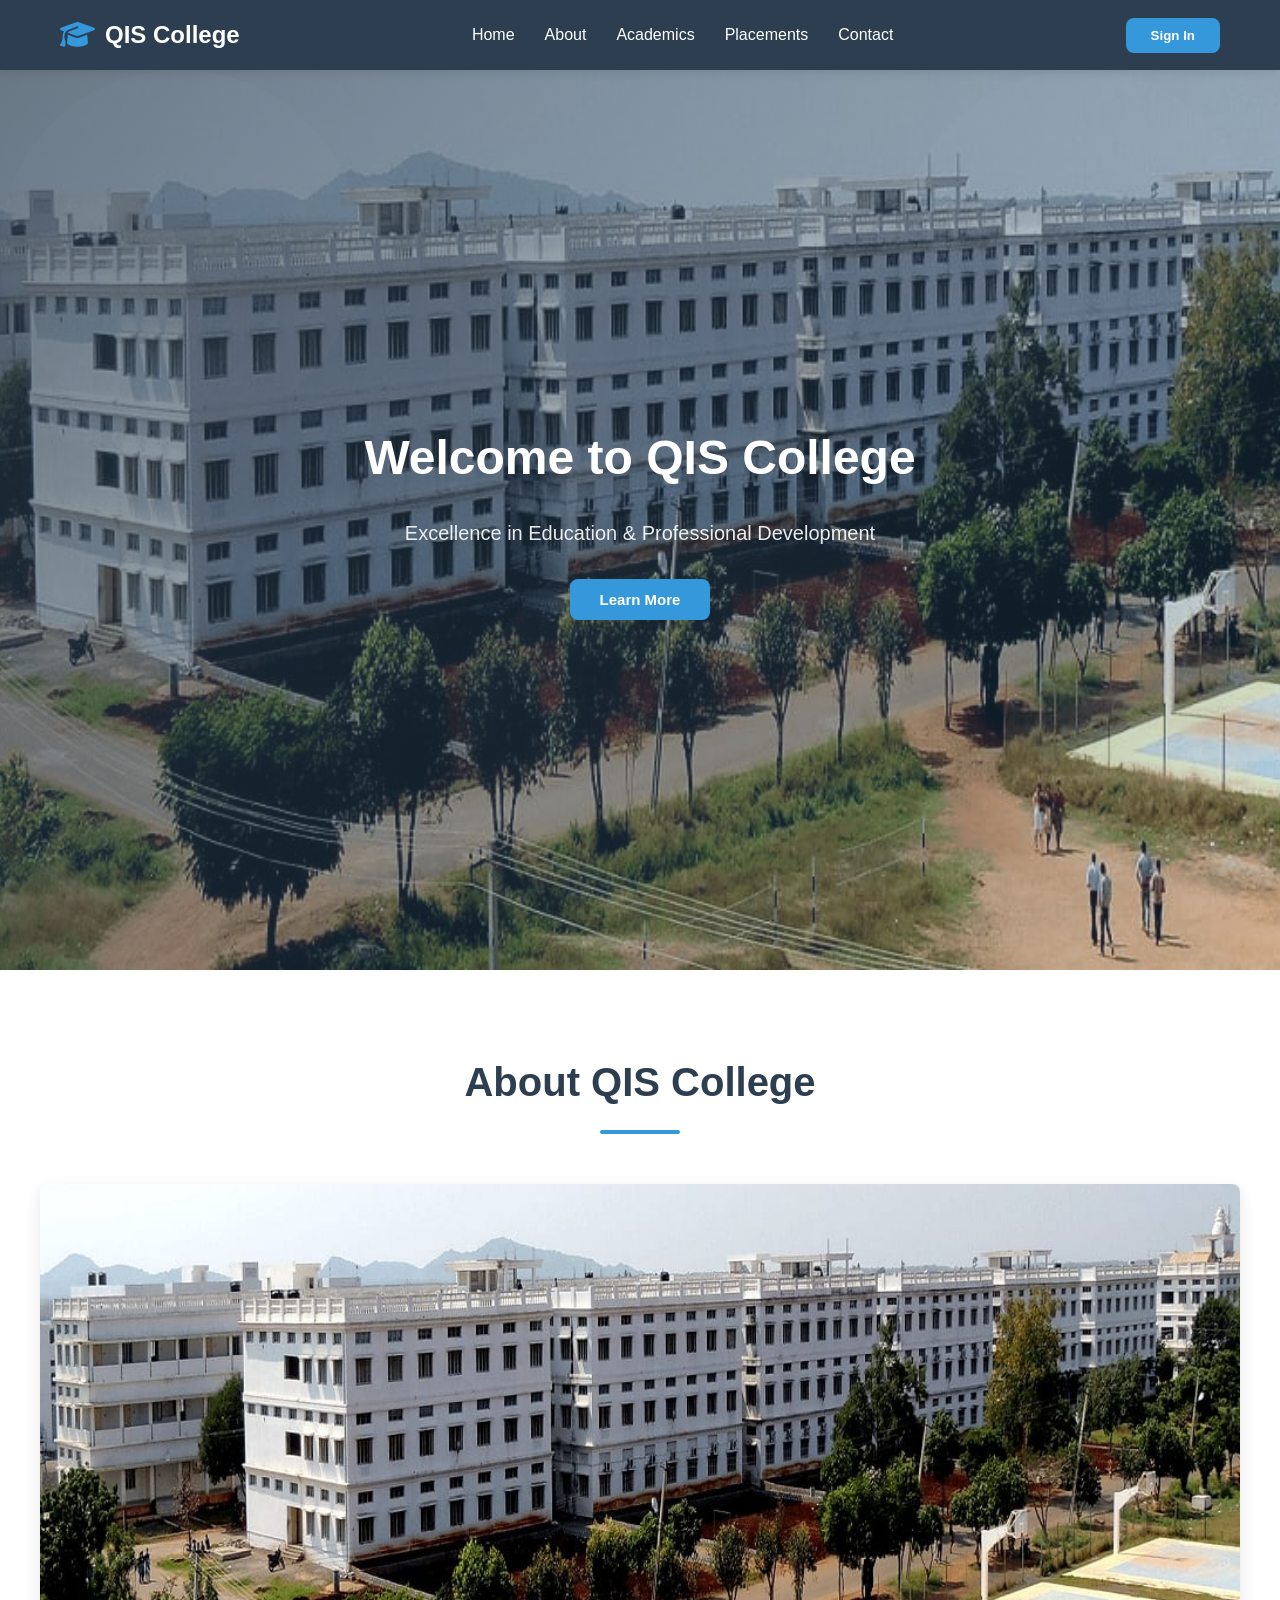
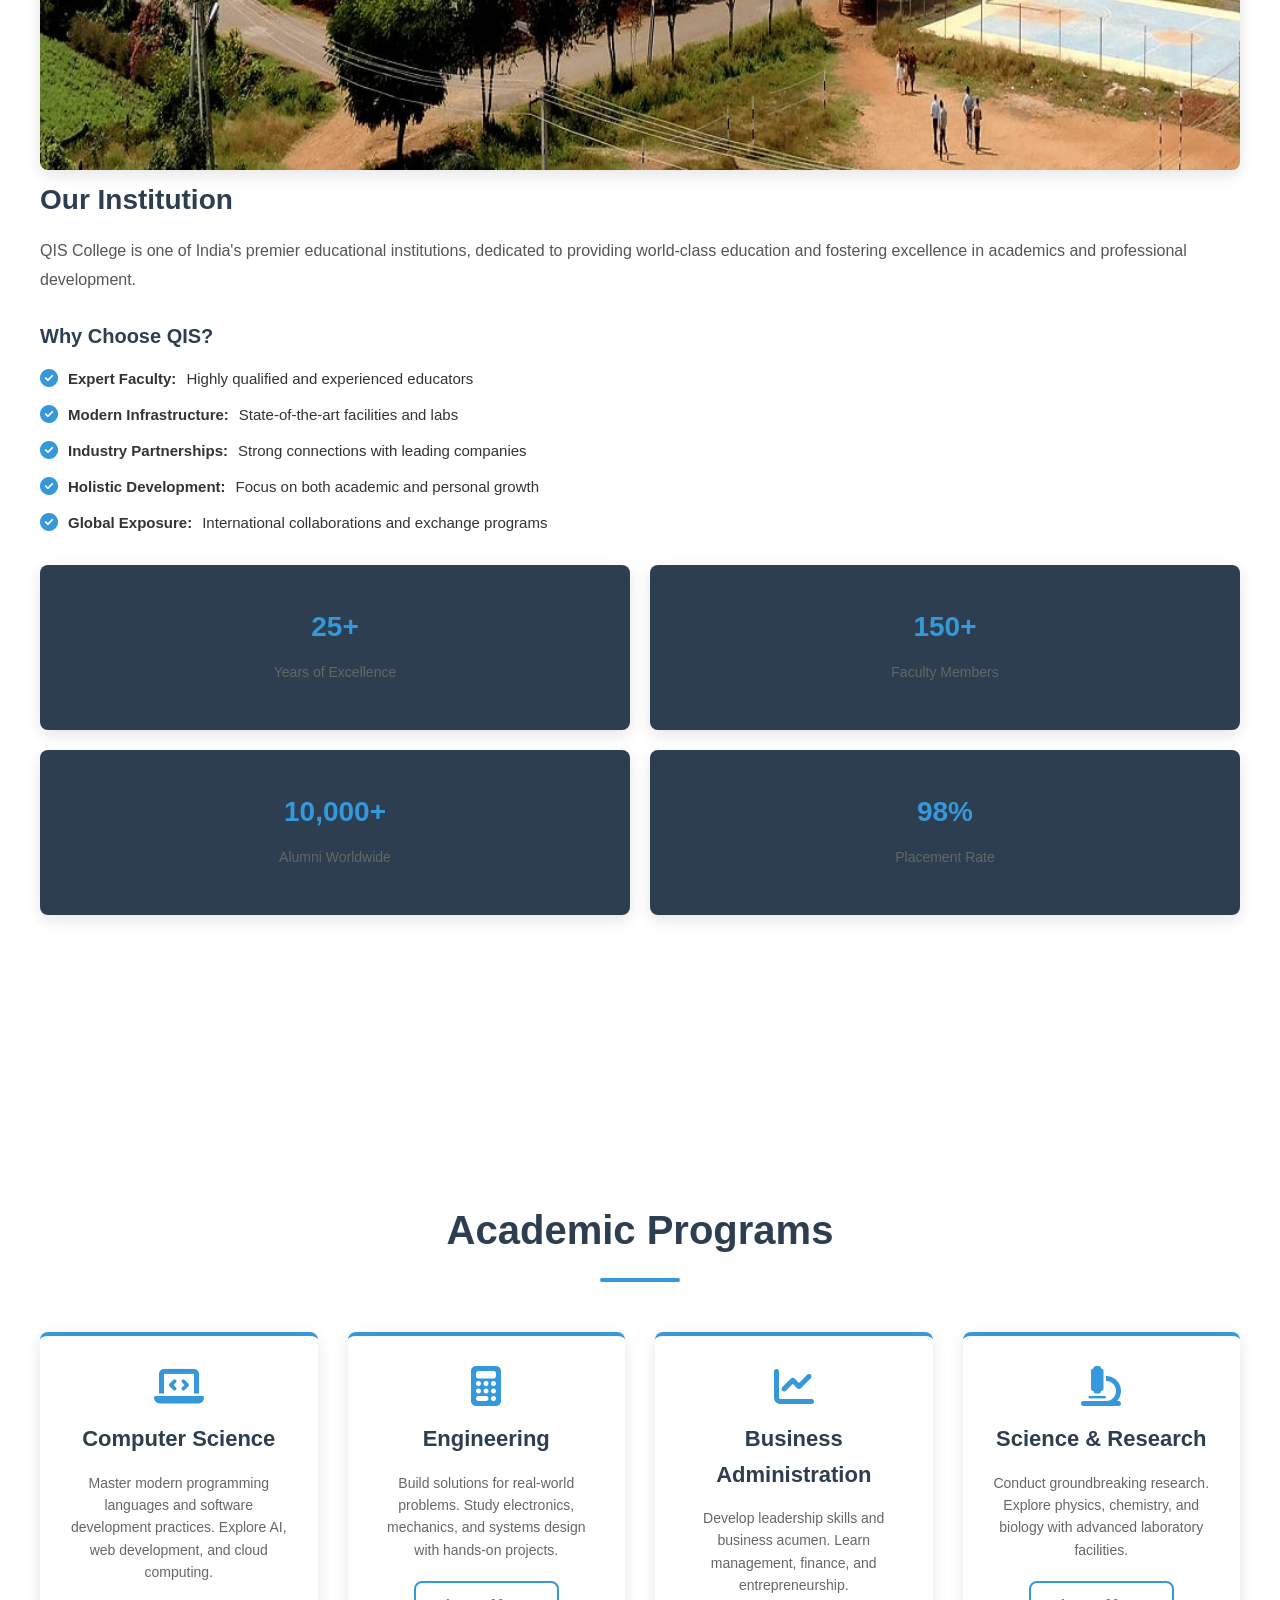
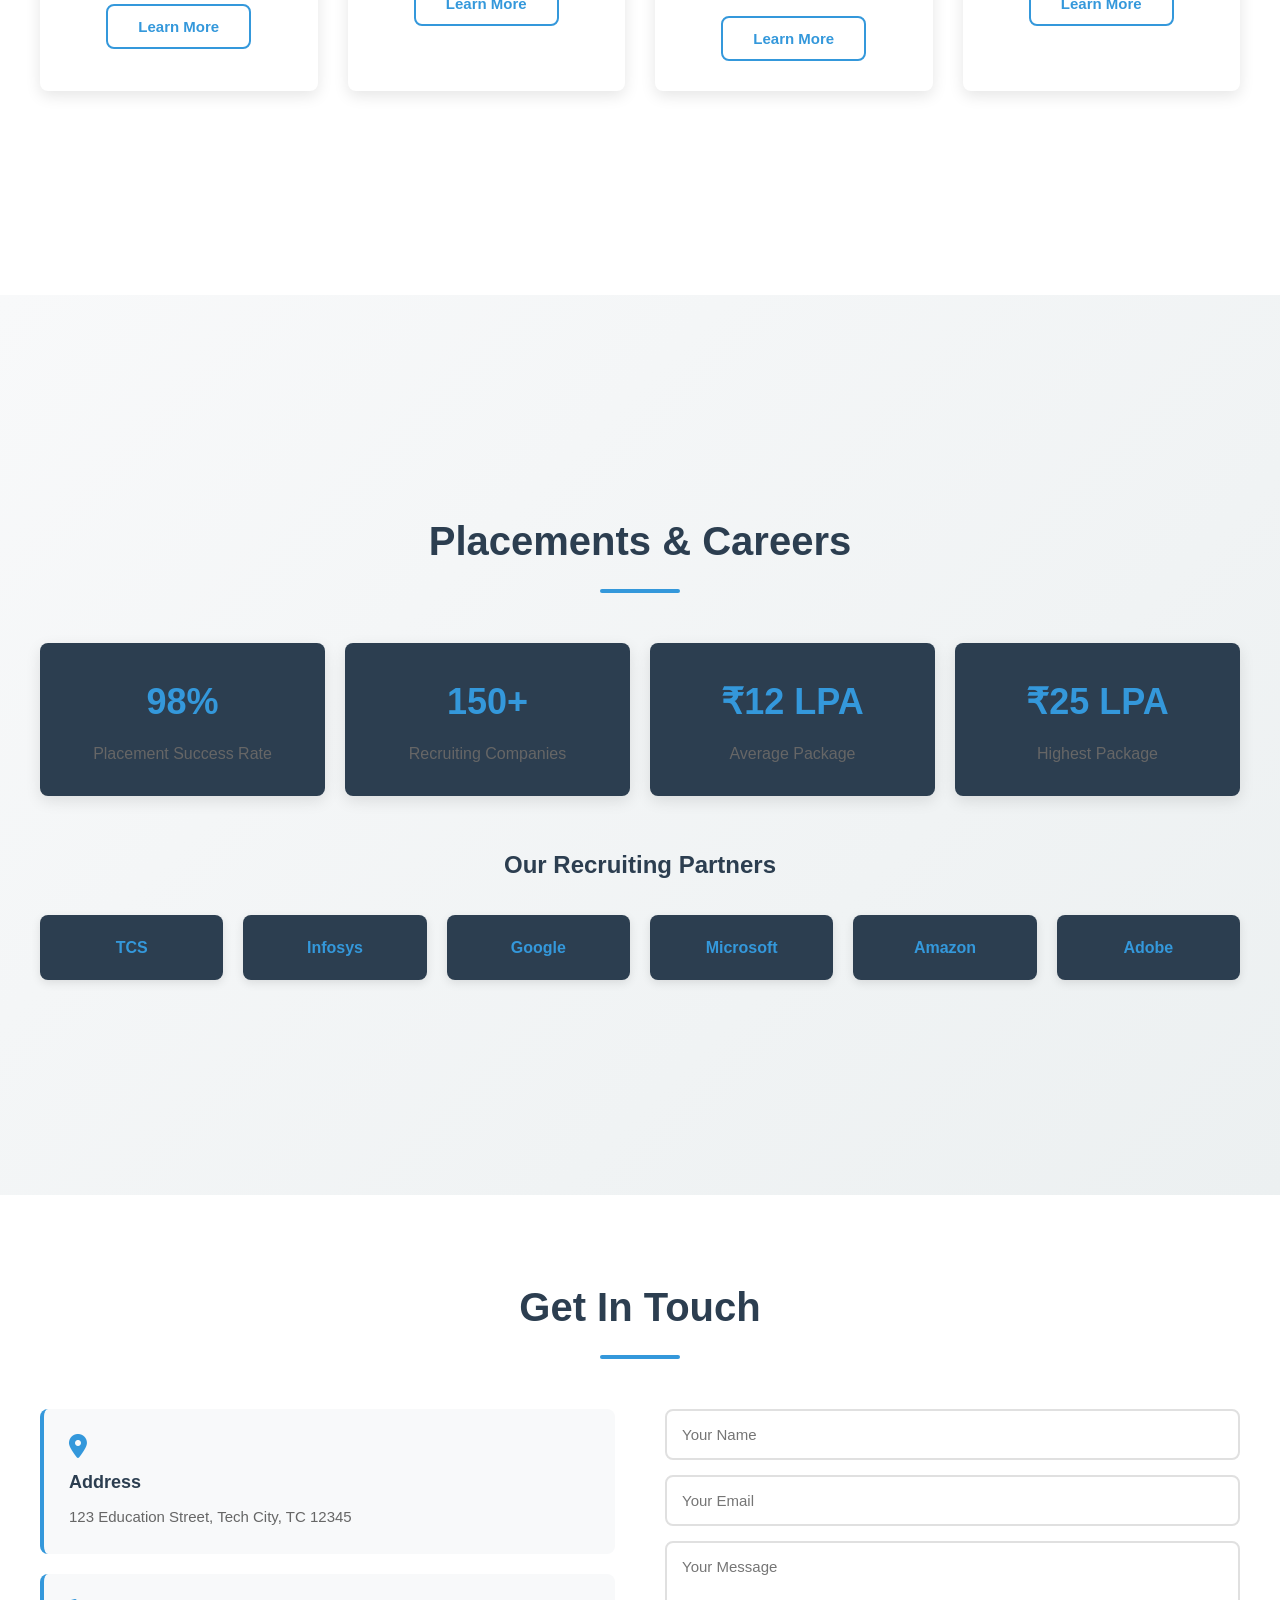
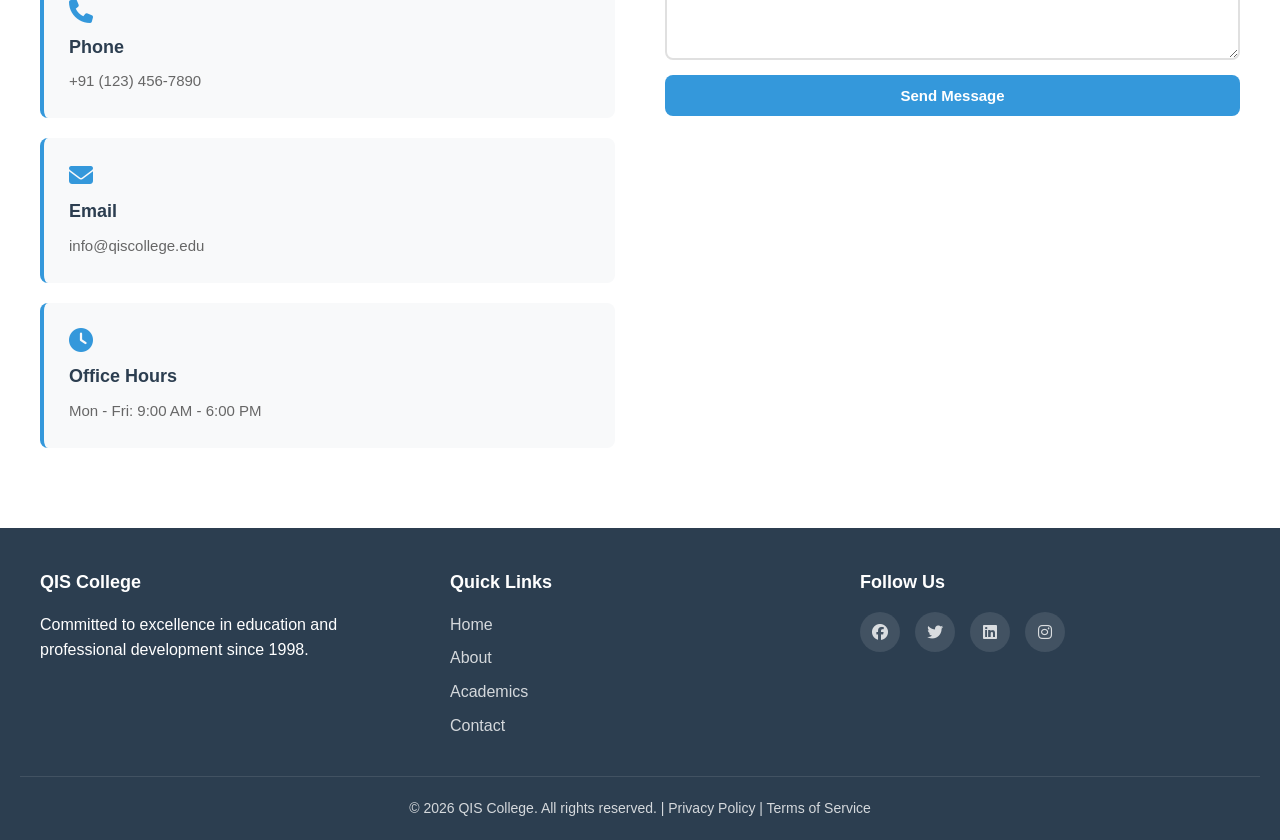
<file: index.html>
<!DOCTYPE html>
<html lang="en">
<head>
  <meta charset="UTF-8">
  <meta name="viewport" content="width=device-width, initial-scale=1.0">
  <title>QIS College - Excellence in Education</title>
  <link rel="stylesheet" href="style.css">
  <link rel="stylesheet" href="https://cdnjs.cloudflare.com/ajax/libs/font-awesome/6.4.0/css/all.min.css">
</head>
<body>

  <!-- ═══════════════════════════════════════ NAVBAR ═══════════════════════════════════════ -->
  <nav class="navbar" id="navbar">
    <div class="nav-container">
      <div class="nav-logo">
        <i class="fas fa-graduation-cap"></i>
        <span>QIS College</span>
      </div>
      <ul class="nav-links" id="navLinks">
        <li><a href="#home" class="nav-link">Home</a></li>
        <li><a href="#about" class="nav-link">About</a></li>
        <li><a href="#academics" class="nav-link">Academics</a></li>
        <li><a href="#placements" class="nav-link">Placements</a></li>
        <li><a href="#contact" class="nav-link">Contact</a></li>
      </ul>
      <button class="btn-login" onclick="window.location.href='signin.html'" >Sign In</button>
      <div class="hamburger" id="hamburger">
        <span></span>
        <span></span>
        <span></span>
      </div>
    </div>
  </nav>

  <!-- ═══════════════════════════════════════ HOME SECTION ═══════════════════════════════════════ -->
  <section id="home" class="section home-section">
    <div class="section-content">
      <h1>Welcome to QIS College</h1>
      <p class="subtitle">Excellence in Education & Professional Development</p>
      <button class="btn-primary" onclick="document.getElementById('about').scrollIntoView({behavior: 'smooth'})">Learn More</button>
    </div>
  </section>

  <!-- ═══════════════════════════════════════ ABOUT SECTION ═══════════════════════════════════════ -->
  <section id="about" class="section about-section">
    <div class="section-container">
      <h2>About QIS College</h2>
      <div class="about-content">
        <div class="college-image">
          <img src="qis.jpeg" alt="QIS College Campus">
        </div>
        <div class="college-info">
          <h3>Our Institution</h3>
          <p>QIS College is one of India's premier educational institutions, dedicated to providing world-class education and fostering excellence in academics and professional development.</p>
          
          <h4>Why Choose QIS?</h4>
          <ul class="features-list">
            <li><i class="fas fa-check-circle"></i> <strong>Expert Faculty:</strong> Highly qualified and experienced educators</li>
            <li><i class="fas fa-check-circle"></i> <strong>Modern Infrastructure:</strong> State-of-the-art facilities and labs</li>
            <li><i class="fas fa-check-circle"></i> <strong>Industry Partnerships:</strong> Strong connections with leading companies</li>
            <li><i class="fas fa-check-circle"></i> <strong>Holistic Development:</strong> Focus on both academic and personal growth</li>
            <li><i class="fas fa-check-circle"></i> <strong>Global Exposure:</strong> International collaborations and exchange programs</li>
          </ul>

          <div class="stats-grid">
            <div class="stat">
              <h4>25+</h4>
              <p>Years of Excellence</p>
            </div>
            <div class="stat">
              <h4>150+</h4>
              <p>Faculty Members</p>
            </div>
            <div class="stat">
              <h4>10,000+</h4>
              <p>Alumni Worldwide</p>
            </div>
            <div class="stat">
              <h4>98%</h4>
              <p>Placement Rate</p>
            </div>
          </div>
        </div>
      </div>
    </div>
  </section>

  <!-- ═══════════════════════════════════════ ACADEMICS SECTION ═══════════════════════════════════════ -->
  <section id="academics" class="section academics-section">
    <div class="section-container">
      <h2>Academic Programs</h2>
      <div class="programs-grid">
        <div class="program-card">
          <i class="fas fa-laptop-code"></i>
          <h3>Computer Science</h3>
          <p>Master modern programming languages and software development practices. Explore AI, web development, and cloud computing.</p>
          <button class="btn-secondary">Learn More</button>
        </div>
        <div class="program-card">
          <i class="fas fa-calculator"></i>
          <h3>Engineering</h3>
          <p>Build solutions for real-world problems. Study electronics, mechanics, and systems design with hands-on projects.</p>
          <button class="btn-secondary">Learn More</button>
        </div>
        <div class="program-card">
          <i class="fas fa-chart-line"></i>
          <h3>Business Administration</h3>
          <p>Develop leadership skills and business acumen. Learn management, finance, and entrepreneurship.</p>
          <button class="btn-secondary">Learn More</button>
        </div>
        <div class="program-card">
          <i class="fas fa-microscope"></i>
          <h3>Science & Research</h3>
          <p>Conduct groundbreaking research. Explore physics, chemistry, and biology with advanced laboratory facilities.</p>
          <button class="btn-secondary">Learn More</button>
        </div>
      </div>
    </div>
  </section>

  <!-- ═══════════════════════════════════════ PLACEMENTS SECTION ═══════════════════════════════════════ -->
  <section id="placements" class="section placements-section">
    <div class="section-container">
      <h2>Placements & Careers</h2>
      <div class="placements-content">
        <div class="placement-stats">
          <div class="stat-box">
            <h3>98%</h3>
            <p>Placement Success Rate</p>
          </div>
          <div class="stat-box">
            <h3>150+</h3>
            <p>Recruiting Companies</p>
          </div>
          <div class="stat-box">
            <h3>₹12 LPA</h3>
            <p>Average Package</p>
          </div>
          <div class="stat-box">
            <h3>₹25 LPA</h3>
            <p>Highest Package</p>
          </div>
        </div>
        <div class="companies-section">
          <h3>Our Recruiting Partners</h3>
          <div class="companies-grid">
            <div class="company-logo">TCS</div>
            <div class="company-logo">Infosys</div>
            <div class="company-logo">Google</div>
            <div class="company-logo">Microsoft</div>
            <div class="company-logo">Amazon</div>
            <div class="company-logo">Adobe</div>
          </div>
        </div>
      </div>
    </div>
  </section>

  <!-- ═══════════════════════════════════════ CONTACT SECTION ═══════════════════════════════════════ -->
  <section id="contact" class="section contact-section">
    <div class="section-container">
      <h2>Get In Touch</h2>
      <div class="contact-content">
        <div class="contact-info">
          <div class="info-box">
            <i class="fas fa-map-marker-alt"></i>
            <h4>Address</h4>
            <p>123 Education Street, Tech City, TC 12345</p>
          </div>
          <div class="info-box">
            <i class="fas fa-phone"></i>
            <h4>Phone</h4>
            <p>+91 (123) 456-7890</p>
          </div>
          <div class="info-box">
            <i class="fas fa-envelope"></i>
            <h4>Email</h4>
            <p>info@qiscollege.edu</p>
          </div>
          <div class="info-box">
            <i class="fas fa-clock"></i>
            <h4>Office Hours</h4>
            <p>Mon - Fri: 9:00 AM - 6:00 PM</p>
          </div>
        </div>
        <form class="contact-form" id="contactForm">
          <input type="text" placeholder="Your Name" required>
          <input type="email" placeholder="Your Email" required>
          <textarea placeholder="Your Message" rows="5" required></textarea>
          <button type="submit" class="btn-primary">Send Message</button>
        </form>
      </div>
    </div>
  </section>

  <!-- ═══════════════════════════════════════ FOOTER ═══════════════════════════════════════ -->
  <footer class="footer">
    <div class="footer-content">
      <div class="footer-section">
        <h4>QIS College</h4>
        <p>Committed to excellence in education and professional development since 1998.</p>
      </div>
      <div class="footer-section">
        <h4>Quick Links</h4>
        <ul>
          <li><a href="#home">Home</a></li>
          <li><a href="#about">About</a></li>
          <li><a href="#academics">Academics</a></li>
          <li><a href="#contact">Contact</a></li>
        </ul>
      </div>
      <div class="footer-section">
        <h4>Follow Us</h4>
        <div class="social-links">
          <a href="#"><i class="fab fa-facebook"></i></a>
          <a href="#"><i class="fab fa-twitter"></i></a>
          <a href="#"><i class="fab fa-linkedin"></i></a>
          <a href="#"><i class="fab fa-instagram"></i></a>
        </div>
      </div>
    </div>
    <div class="footer-bottom">
      <p>&copy; 2026 QIS College. All rights reserved. | Privacy Policy | Terms of Service</p>
    </div>
  </footer>

  <script src="script.js"></script>
</body>
</html>
</file>
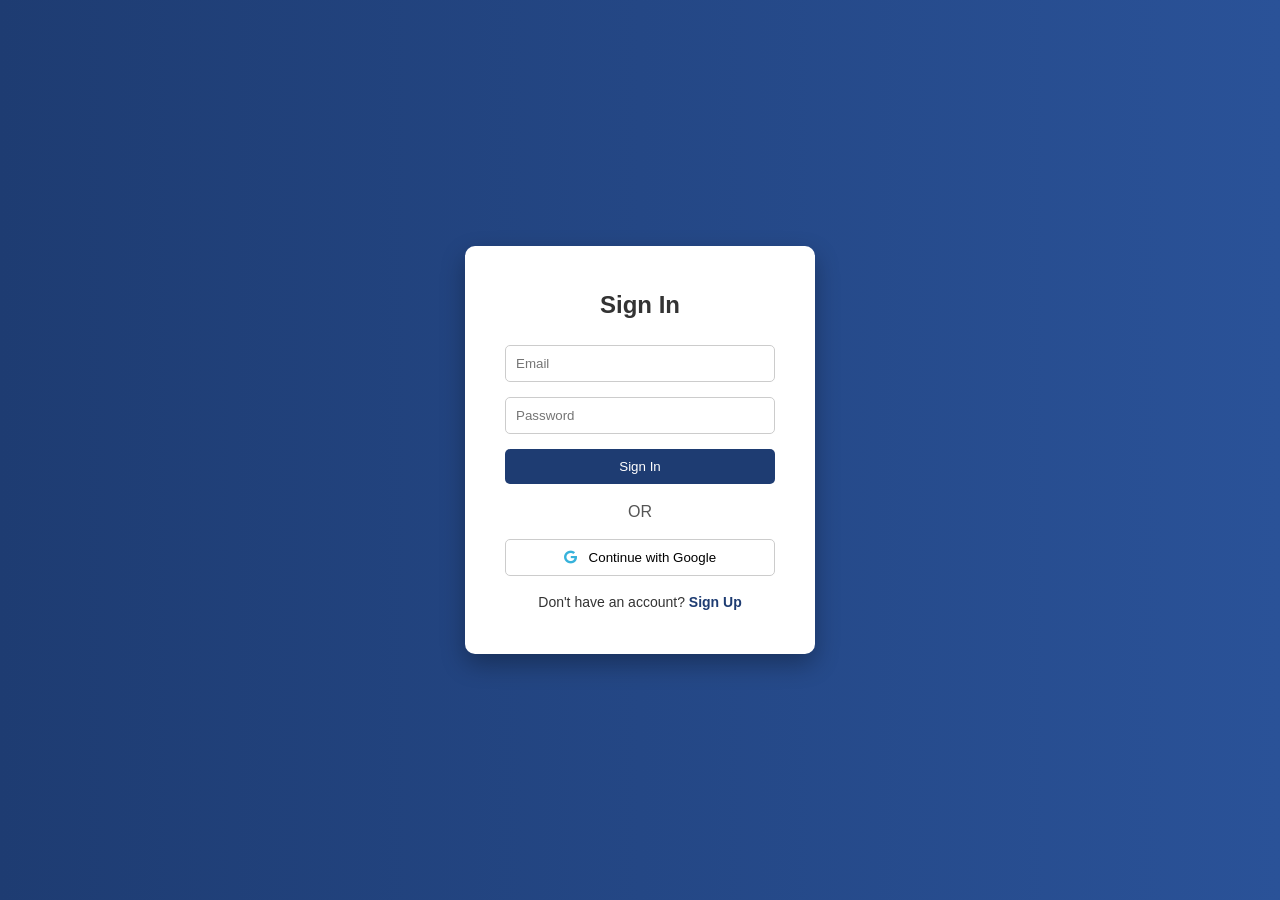
<file: signin.html>
<!DOCTYPE html>
<html lang="en">
<head>
<meta charset="UTF-8">
<meta name="viewport" content="width=device-width, initial-scale=1.0">
<title>Account - QIS College</title>
<link rel="stylesheet" href="style.css">
<link href="https://cdnjs.cloudflare.com/ajax/libs/font-awesome/6.5.0/css/all.min.css" rel="stylesheet">
</head>

<body class="login-body">

<div class="auth-container">
    <div class="auth-card">

        <h2 id="formTitle">Sign In</h2>

        <form id="authForm">
            <input type="email" id="email" placeholder="Email" required>
            <input type="password" id="password" placeholder="Password" required>

            <button type="submit" class="auth-btn">Sign In</button>
            <p id="errorMsg" class="error-text"></p>
        </form>

        <div class="divider">
            <span>OR</span>
        </div>

        <button class="google-btn" onclick="googleLogin()">
            <i class="fa-brands fa-google"></i> Continue with Google
        </button>

        <p class="switch-text">
            Don't have an account? 
            <span onclick="toggleForm()">Sign Up</span>
        </p>

    </div>
</div>

<script src="script.js"></script>
</body>
</html>
</file>
<file: style.css>
* {
  margin: 0;
  padding: 0;
  box-sizing: border-box;
}

:root {
  --primary-color: #2c3e50;
  --secondary-color: #3498db;
  --accent-color: #e74c3c;
  --light-color: #ecf0f1;
  --dark-color: #2c3e50;
  --text-color: #333;
  --border-radius: 8px;
  --transition: all 0.3s ease;
}

body {
  font-family: 'Segoe UI', Tahoma, Geneva, Verdana, sans-serif;
  color: var(--text-color);
  line-height: 1.6;
  overflow-x: hidden;
}

/* ═══════════════════════════════════════ NAVBAR ═══════════════════════════════════════ */
.navbar {
  position: fixed;
  top: 0;
  width: 100%;
  background: linear-gradient(135deg, var(--primary-color) 0%, var(--dark-color) 100%);
  box-shadow: 0 2px 10px rgba(0, 0, 0, 0.1);
  z-index: 1000;
  transition: var(--transition);
}

.nav-container {
  max-width: 1200px;
  margin: 0 auto;
  padding: 0 20px;
  display: flex;
  justify-content: space-between;
  align-items: center;
  height: 70px;
}

.nav-logo {
  display: flex;
  align-items: center;
  font-size: 24px;
  font-weight: bold;
  color: white;
  gap: 10px;
  cursor: pointer;
}

.nav-logo i {
  font-size: 28px;
  color: var(--secondary-color);
}

.nav-links {
  display: flex;
  list-style: none;
  gap: 30px;
}

.nav-link {
  color: white;
  text-decoration: none;
  font-weight: 500;
  transition: var(--transition);
  position: relative;
}

.nav-link:hover {
  color: var(--secondary-color);
}

.nav-link::after {
  content: '';
  position: absolute;
  bottom: -5px;
  left: 0;
  width: 0;
  height: 2px;
  background: var(--secondary-color);
  transition: var(--transition);
}

.nav-link:hover::after {
  width: 100%;
}

.btn-login {
  background: var(--secondary-color);
  color: white;
  border: none;
  padding: 10px 25px;
  border-radius: var(--border-radius);
  cursor: pointer;
  font-weight: 600;
  transition: var(--transition);
}

.btn-login:hover {
  background: #2980b9;
  transform: translateY(-2px);
}

.hamburger {
  display: none;
  flex-direction: column;
  cursor: pointer;
  gap: 5px;
}

.hamburger span {
  width: 25px;
  height: 3px;
  background: white;
  transition: var(--transition);
}



/* ═══════════════════════════════════════ HOME SECTION ═══════════════════════════════════════ */
.home-section {
  margin-top: 70px;
  min-height: 600px;
  /* Use the campus image as the hero background with a gradient overlay */
  background-image: linear-gradient(135deg, rgba(44,62,80,0.7) 0%, rgba(52,152,219,0.15) 100%), url('qis.jpeg');
  background-size: cover;
  background-position: center center;
  background-repeat: no-repeat;
  color: white;
  display: flex;
  align-items: center;
  justify-content: center;
  text-align: center;
  position: relative;
  overflow: hidden;
}

.home-section::before {
  content: '';
  position: absolute;
  top: 0;
  left: 0;
  right: 0;
  bottom: 0;
  background: url('data:image/svg+xml,<svg xmlns="http://www.w3.org/2000/svg" viewBox="0 0 100 100"><circle cx="20" cy="20" r="20" fill="%23ffffff" opacity="0.05"/><circle cx="80" cy="80" r="30" fill="%23ffffff" opacity="0.05"/></svg>');
  opacity: 0.3;
}

.section-content {
  position: relative;
  z-index: 1;
  max-width: 700px;
  animation: slideInUp 1s ease;
}

.section-content h1 {
  font-size: 48px;
  margin-bottom: 20px;
  font-weight: 700;
}

.subtitle {
  font-size: 20px;
  margin-bottom: 30px;
  opacity: 0.9;
}

/* ═══════════════════════════════════════ SECTIONS GENERAL ═══════════════════════════════════════ */
.section {
  padding: 80px 20px;
  min-height: 100vh;
  display: flex;
  align-items: center;
  justify-content: center;
}

.section-container {
  max-width: 1200px;
  width: 100%;
  margin: 0 auto;
}

.section h2 {
  font-size: 40px;
  margin-bottom: 50px;
  text-align: center;
  color: var(--primary-color);
  position: relative;
  padding-bottom: 20px;
}

.section h2::after {
  content: '';
  position: absolute;
  bottom: 0;
  left: 50%;
  transform: translateX(-50%);
  width: 80px;
  height: 4px;
  background: var(--secondary-color);
  border-radius: 2px;
}

/* ═══════════════════════════════════════ ABOUT SECTION ═══════════════════════════════════════ */


.about-content {
  grid-template-columns: 1fr 1fr;
  gap: 50px;
  align-items: center;
}

.college-image{

  text-align: center;
}
.college-image img {
  width: 100%;
  max-width: 100vw;
  border-radius: var(--border-radius);
  box-shadow: 0 5px 15px rgba(0, 0, 0, 0.1);
}
.college-info h3 {
  font-size: 28px;
  margin-bottom: 15px;
  color: var(--primary-color);
}

.college-info p {
  font-size: 16px;
  margin-bottom: 25px;
  line-height: 1.8;
  color: #555;
}

.college-info h4 {
  font-size: 20px;
  margin-bottom: 15px;
  color: var(--primary-color);
  margin-top: 20px;
}

.features-list {
  list-style: none;
  margin-bottom: 30px;
}

.features-list li {
  margin-bottom: 12px;
  display: flex;
  align-items: center;
  gap: 10px;
  font-size: 15px;
}

.features-list i {
  color: var(--secondary-color);
  font-size: 18px;
}

.stats-grid {
  display: grid;
  grid-template-columns: repeat(2, 1fr);
  gap: 20px;
  margin-top: 30px;
}

.stat {
  background: #2c3e50;
  padding: 20px;
  border-radius: var(--border-radius);
  text-align: center;
  box-shadow: 0 5px 15px rgba(0, 0, 0, 0.1);
  transition: var(--transition);
}

.stat:hover {
  transform: translateY(-5px);
  box-shadow: 0 10px 25px rgba(0, 0, 0, 0.15);
}

.stat h4 {
  font-size: 28px;
  color: var(--secondary-color);
  margin-bottom: 10px;
}

.stat p {
  font-size: 14px;
  color: #666;
}

/* ═══════════════════════════════════════ ACADEMICS SECTION ═══════════════════════════════════════ */
.academics-section {
  background: white;
}

.programs-grid {
  display: grid;
  grid-template-columns: repeat(auto-fit, minmax(250px, 1fr));
  gap: 30px;
}

.program-card {
  background: white;
  padding: 30px;
  border-radius: var(--border-radius);
  box-shadow: 0 5px 15px rgba(0, 0, 0, 0.1);
  text-align: center;
  transition: var(--transition);
  border-top: 4px solid var(--secondary-color);
}

.program-card:hover {
  transform: translateY(-10px);
  box-shadow: 0 15px 30px rgba(0, 0, 0, 0.15);
}

.program-card i {
  font-size: 40px;
  color: var(--secondary-color);
  margin-bottom: 15px;
}

.program-card h3 {
  font-size: 22px;
  margin-bottom: 15px;
  color: var(--primary-color);
}

.program-card p {
  font-size: 14px;
  color: #666;
  margin-bottom: 20px;
}

/* ═══════════════════════════════════════ PLACEMENTS SECTION ═══════════════════════════════════════ */
.placements-section {
  background: linear-gradient(135deg, #f8f9fa 0%, #ecf0f1 100%);
}

.placements-content {
  display: grid;
  gap: 50px;
  
  



}

.placement-stats {
  display: grid;
  grid-template-columns: repeat(auto-fit, minmax(200px, 1fr));
  gap: 20px;
}

.stat-box {
  background-color: #2c3e50;
  padding: 30px;
  border-radius: var(--border-radius);
  text-align: center;
  box-shadow: 0 5px 15px rgba(0, 0, 0, 0.1);
  transition: var(--transition);
}

.stat-box:hover {
  transform: scale(1.05);
}

.stat-box h3 {
  font-size: 36px;
  color: var(--secondary-color);
  margin-bottom: 10px;
  font-weight: 700;
}

.stat-box p {
  font-size: 16px;
  color: #666;
}

.companies-section h3 {
  text-align: center;
  margin-bottom: 30px;
  font-size: 24px;
  color: var(--primary-color);
}

.companies-grid {
  display: grid;
  grid-template-columns: repeat(auto-fit, minmax(150px, 1fr));
  gap: 20px;

}

.company-logo {
  background-color: #2c3e50;
  padding: 20px;
  border-radius: var(--border-radius);
  text-align: center;
  font-weight: 600;
  color: var(--secondary-color);
  box-shadow: 0 3px 10px rgba(0, 0, 0, 0.1);
  transition: var(--transition);
}

.company-logo:hover {
  box-shadow: 0 5px 15px rgba(242, 245, 247, 0.3);
  color: var(--secondary-color);
}

/* ═══════════════════════════════════════ CONTACT SECTION ═══════════════════════════════════════ */
.contact-section {
  background: white;
}

.contact-content {
  display: grid;
  grid-template-columns: 1fr 1fr;
  gap: 50px;
}

.contact-info {
  display: grid;
  gap: 20px;
}

.info-box {
  background: #f8f9fa;
  padding: 25px;
  border-radius: var(--border-radius);
  border-left: 4px solid var(--secondary-color);
  transition: var(--transition);
}

.info-box:hover {
  box-shadow: 0 5px 15px rgba(0, 0, 0, 0.1);
}

.info-box i {
  font-size: 24px;
  color: var(--secondary-color);
  margin-bottom: 10px;
}

.info-box h4 {
  font-size: 18px;
  margin-bottom: 8px;
  color: var(--primary-color);
}

.info-box p {
  color: #666;
  font-size: 15px;
}

.contact-form {
  display: flex;
  flex-direction: column;
  gap: 15px;
}

.contact-form input,
.contact-form textarea {
  padding: 15px;
  border: 2px solid #e0e0e0;
  border-radius: var(--border-radius);
  font-family: inherit;
  font-size: 15px;
  transition: var(--transition);
}

.contact-form input:focus,
.contact-form textarea:focus {
  outline: none;
  border-color: var(--secondary-color);
  box-shadow: 0 0 5px rgba(52, 152, 219, 0.3);
}

/* ═══════════════════════════════════════ BUTTONS ═══════════════════════════════════════ */
.btn-primary,
.btn-secondary {
  padding: 12px 30px;
  border: none;
  border-radius: var(--border-radius);
  cursor: pointer;
  font-weight: 600;
  transition: var(--transition);
  font-size: 15px;
}

.btn-primary {
  background: var(--secondary-color);
  color: white;
}

.btn-primary:hover {
  background: #2980b9;
  transform: translateY(-2px);
}

.btn-secondary {
  background: white;
  color: var(--secondary-color);
  border: 2px solid var(--secondary-color);
}

.btn-secondary:hover {
  background: var(--secondary-color);
  color: white;
}

/* ═══════════════════════════════════════ FOOTER ═══════════════════════════════════════ */
.footer {
  background: var(--primary-color);
  color: white;
  padding: 40px 20px 20px;
}

.footer-content {
  max-width: 1200px;
  margin: 0 auto;
  display: grid;
  grid-template-columns: repeat(auto-fit, minmax(250px, 1fr));
  gap: 30px;
  margin-bottom: 30px;
}

.footer-section h4 {
  margin-bottom: 15px;
  font-size: 18px;
}

.footer-section ul {
  list-style: none;
}

.footer-section ul li {
  margin-bottom: 8px;
}

.footer-section a {
  color: rgba(255, 255, 255, 0.8);
  text-decoration: none;
  transition: var(--transition);
}

.footer-section a:hover {
  color: var(--secondary-color);
}

.social-links {
  display: flex;
  gap: 15px;
}

.social-links a {
  display: inline-flex;
  align-items: center;
  justify-content: center;
  width: 40px;
  height: 40px;
  background: rgba(255, 255, 255, 0.1);
  border-radius: 50%;
  transition: var(--transition);
}

.social-links a:hover {
  background: var(--secondary-color);
}

.footer-bottom {
  border-top: 1px solid rgba(255, 255, 255, 0.1);
  padding-top: 20px;
  text-align: center;
  color: rgba(255, 255, 255, 0.8);
  font-size: 14px;
}

/* ═══════════════════════════════════════ ANIMATIONS ═══════════════════════════════════════ */
@keyframes slideInUp {
  from {
    opacity: 0;
    transform: translateY(30px);
  }
  to {
    opacity: 1;
    transform: translateY(0);
  }
}

@keyframes slideInLeft {
  from {
    opacity: 0;
    transform: translateX(-30px);
  }
  to {
    opacity: 1;
    transform: translateX(0);
  }
}

/* ═══════════════════════════════════════ RESPONSIVE ═══════════════════════════════════════ */
@media (max-width: 768px) {
  .nav-links {
    display: none;
    position: absolute;
    top: 70px;
    left: 0;
    right: 0;
    background: var(--primary-color);
    flex-direction: column;
    gap: 0;
    padding: 20px;
    border-bottom: 2px solid var(--secondary-color);
  }

  .nav-links.active {
    display: flex;
  }

  .nav-links li {
    padding: 10px 0;
    border-bottom: 1px solid rgba(255, 255, 255, 0.1);
  }

  .hamburger {
    display: flex;
  }

  .hamburger.active span:nth-child(1) {
    transform: rotate(45deg) translate(8px, 8px);
  }

  .hamburger.active span:nth-child(2) {
    opacity: 0;
  }

  .hamburger.active span:nth-child(3) {
    transform: rotate(-45deg) translate(7px, -7px);
  }

  .section-content h1 {
    font-size: 36px;
  }

  .about-content {
    grid-template-columns: 1fr;
  }

  .contact-content {
    grid-template-columns: 1fr;
  }

  .section h2 {
    font-size: 30px;
  }
}
/* ===== AUTH PAGE ===== */

.auth-container {
    display: flex;
    justify-content: center;
    align-items: center;
    height: 100vh;
    background: linear-gradient(to right, #1e3c72, #2a5298);
    font-family: 'Segoe UI', sans-serif;
}

.auth-card {
    background: white;
    padding: 40px;
    width: 350px;
    border-radius: 10px;
    box-shadow: 0 10px 25px rgba(0,0,0,0.3);
    text-align: center;
}

.auth-card h2 {
    margin-bottom: 20px;
}

.auth-card input {
    width: 100%;
    padding: 10px;
    margin-bottom: 15px;
    border-radius: 5px;
    border: 1px solid #ccc;
}

.auth-btn {
    width: 100%;
    padding: 10px;
    background: #1e3c72;
    color: white;
    border: none;
    border-radius: 5px;
    cursor: pointer;
}

.auth-btn:hover {
    background: #2a5298;
}

.divider {
    margin: 15px 0;
    position: relative;
}

.divider span {
    background: white;
    padding: 0 10px;
    color: #555;
}

.google-btn {
    width: 100%;
    padding: 10px;
    background: white;
    border: 1px solid #ccc;
    border-radius: 5px;
    cursor: pointer;
}

.google-btn i {
    color: #37b2db;
    margin-right: 8px;
}

.switch-text {
    margin-top: 15px;
    font-size: 14px;
}

.switch-text span {
    color: #1e3c72;
    cursor: pointer;
    font-weight: bold;
}

.error-text {
    color: red;
    font-size: 14px;
}
</file>
